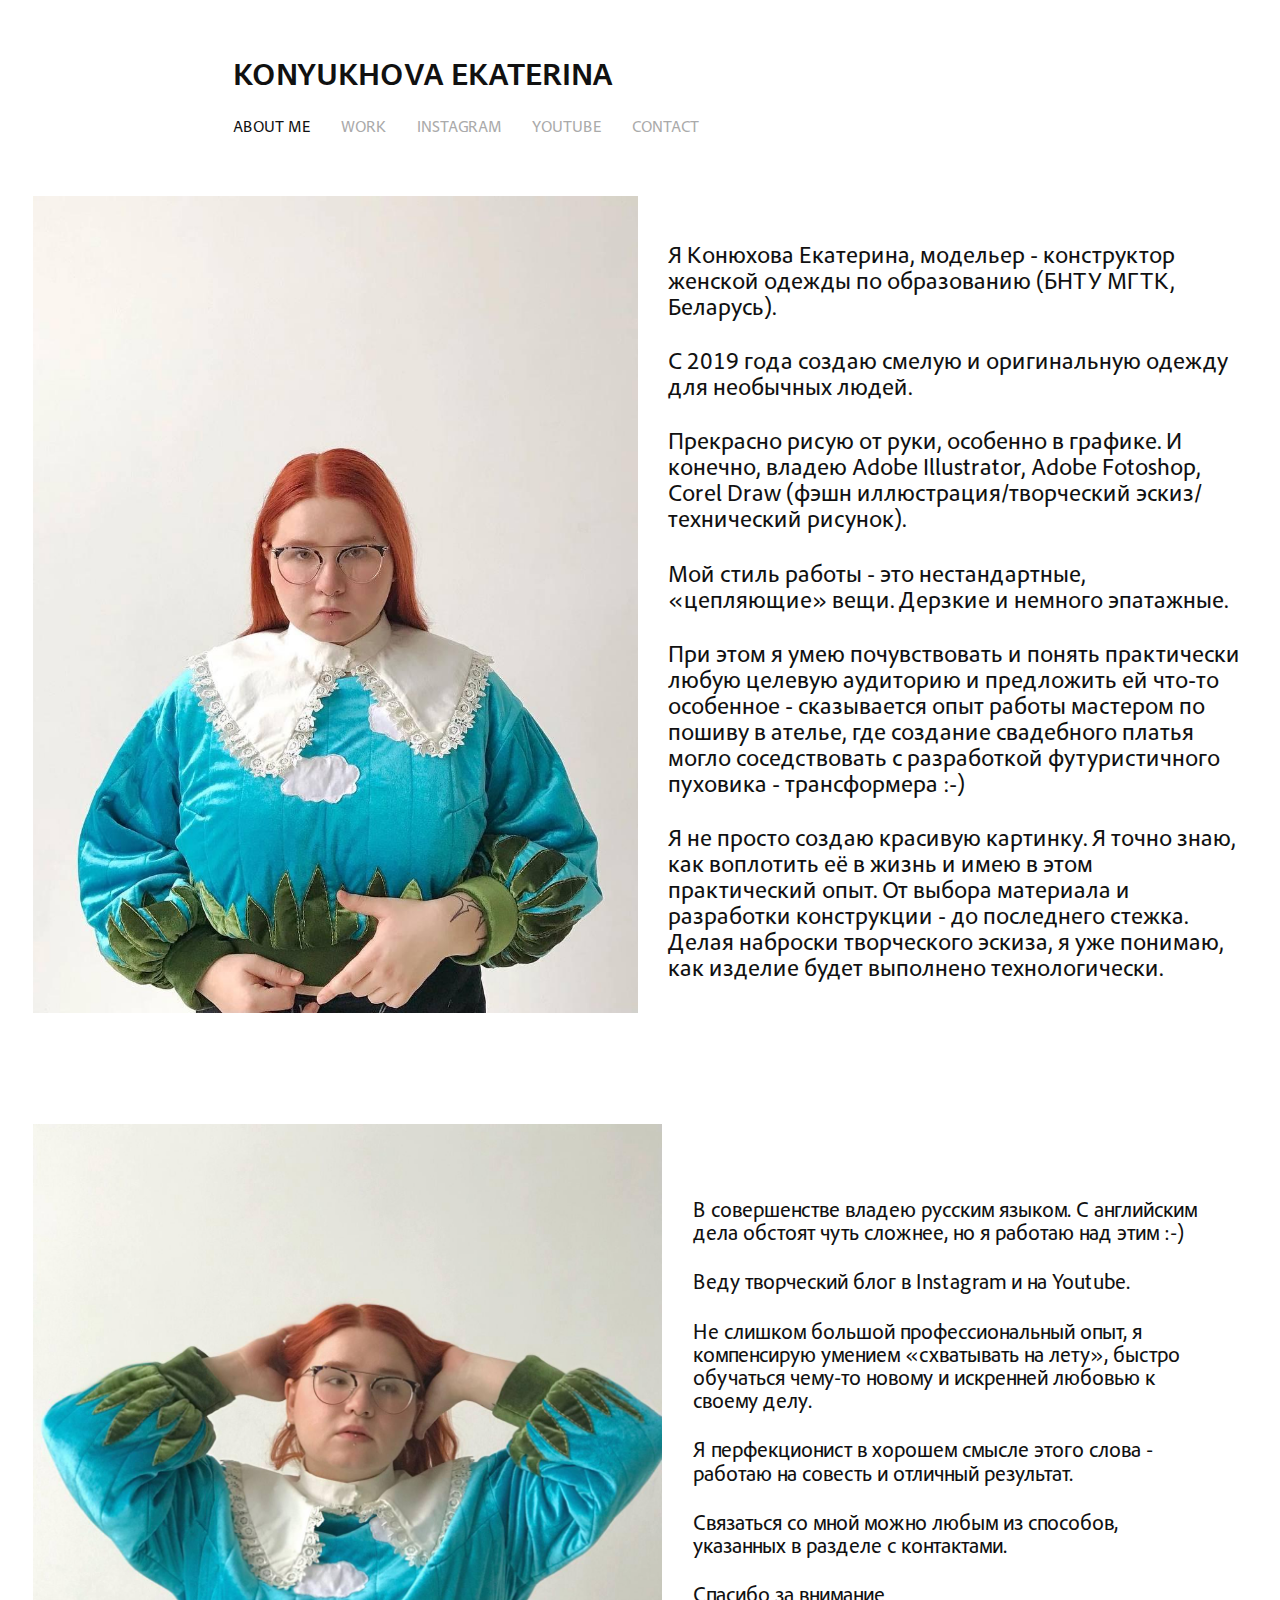
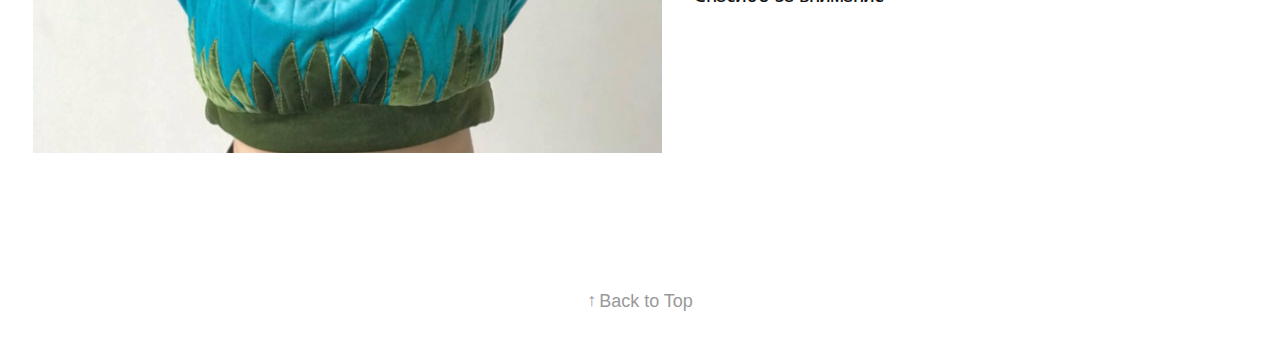
<file: index.html>
<!DOCTYPE html>
<html lang="en">
<head>
  <meta charset="UTF-8">
  <meta http-equiv="X-UA-Compatible" content="IE=edge">
  <meta name="viewport" content="width=device-width, initial-scale=1.0">
  <title>Portfolio</title>
  <link rel="stylesheet" href="style.css">
</head>
<body>
  <header class="header">
    <div class="header__row">
      <h1>
        <a href="work.html">Konyukhova Ekaterina</a>
      </h1>
      <nav>
        <ul>
          <li>
            <a href="index.html" class="active">About me</a>
          </li>
          <li>
            <a href="work.html">Work</a>
          </li>
          <li>
            <a href="https://instagram.com/katy_shyot?r=nametag" target="_blank">Instagram</a>
          </li>
          <li>
            <a href="https://www.youtube.com/channel/UCgZG9ScU_qEbXyCfiRekSFw" target="_blank">YouTube</a>
          </li>
          <li>
            <a href="contact.html">Contact</a>
          </li>
        </ul>
        <button class="header__close" type="button">
          <span></span>
          <span></span>
        </button>
      </nav>
      <button class="header__open" type="button">
        <span></span>
        <span></span>
        <span></span>
      </button>
    </div>
  </header>
  <main>
    <div class="container">
      <div class="about">
        <div class="about__row about__row--top">
          <div class="about__img">
            <img src="img/about-2.jpg" alt="about">
          </div>
          <div class="about__text">
            <p>Я Конюхова Екатерина, модельер - конструктор женской одежды по образованию (БНТУ МГТК, Беларусь).</p>
            <p>С 2019 года создаю смелую и оригинальную одежду для необычных людей.</p>
            <p>Прекрасно рисую от руки, особенно в графике. И конечно, владею Adobe Illustrator, Adobe Fotoshop, Corel Draw (фэшн иллюстрация/творческий эскиз/технический рисунок).</p>
            <p>Мой стиль работы - это нестандартные, «цепляющие» вещи. Дерзкие и немного эпатажные.</p>
            <p>При этом я умею почувствовать и понять практически любую целевую аудиторию и предложить ей что-то особенное - сказывается опыт работы мастером по пошиву в ателье, где создание свадебного платья могло соседствовать с разработкой футуристичного пуховика - трансформера :-)</p>
            <p>Я не просто создаю красивую картинку. Я точно знаю, как воплотить её в жизнь и имею в этом практический опыт. От выбора материала и разработки конструкции - до последнего стежка. Делая наброски творческого эскиза, я уже понимаю, как изделие будет выполнено технологически.</p>
          </div>
        </div>
        <div class="about__row about__row--bottom">
          <div class="about__img">
            <img src="img/about-1.jpg" alt="about">
          </div>
          <div class="about__text">
            <p>В совершенстве владею русским языком. С  английским дела обстоят чуть сложнее, но я работаю над этим :-)</p>
            <p>Веду творческий блог в Instagram и на Youtube.</p>
            <p>Не слишком большой профессиональный опыт, я компенсирую умением «схватывать на лету», быстро обучаться чему-то новому и искренней любовью к своему делу.</p>
            <p>Я перфекционист в хорошем смысле этого слова - работаю на совесть и отличный результат.</p>
            <p>Связаться со мной можно любым из способов, указанных в разделе с контактами.</p>
            <p>Спасибо за внимание</p>
          </div>
        </div>
      </div>
    </div>
  </main>
  <button class="top-btn" type="button">
    <span>↑</span>
    Back to Top
  </button>
  <script src="script.js"></script>
</body>
</html>
</file>
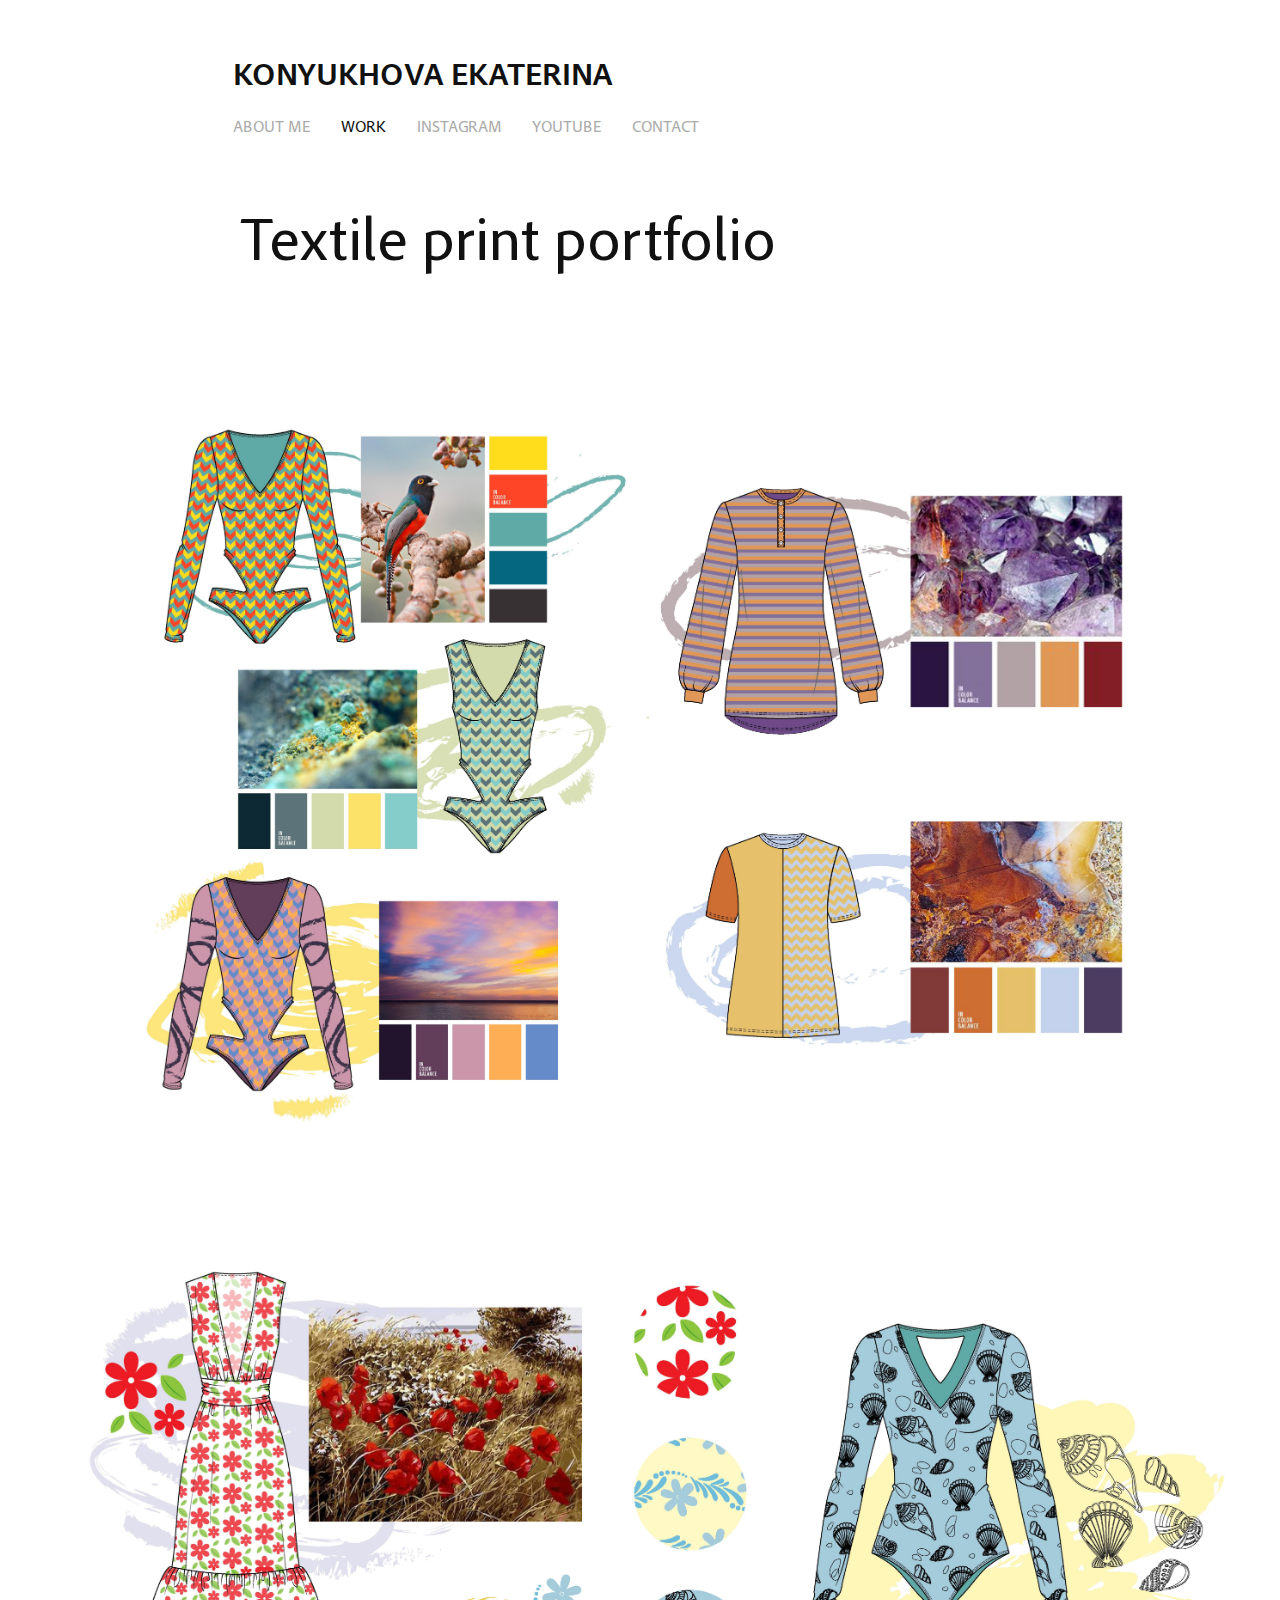
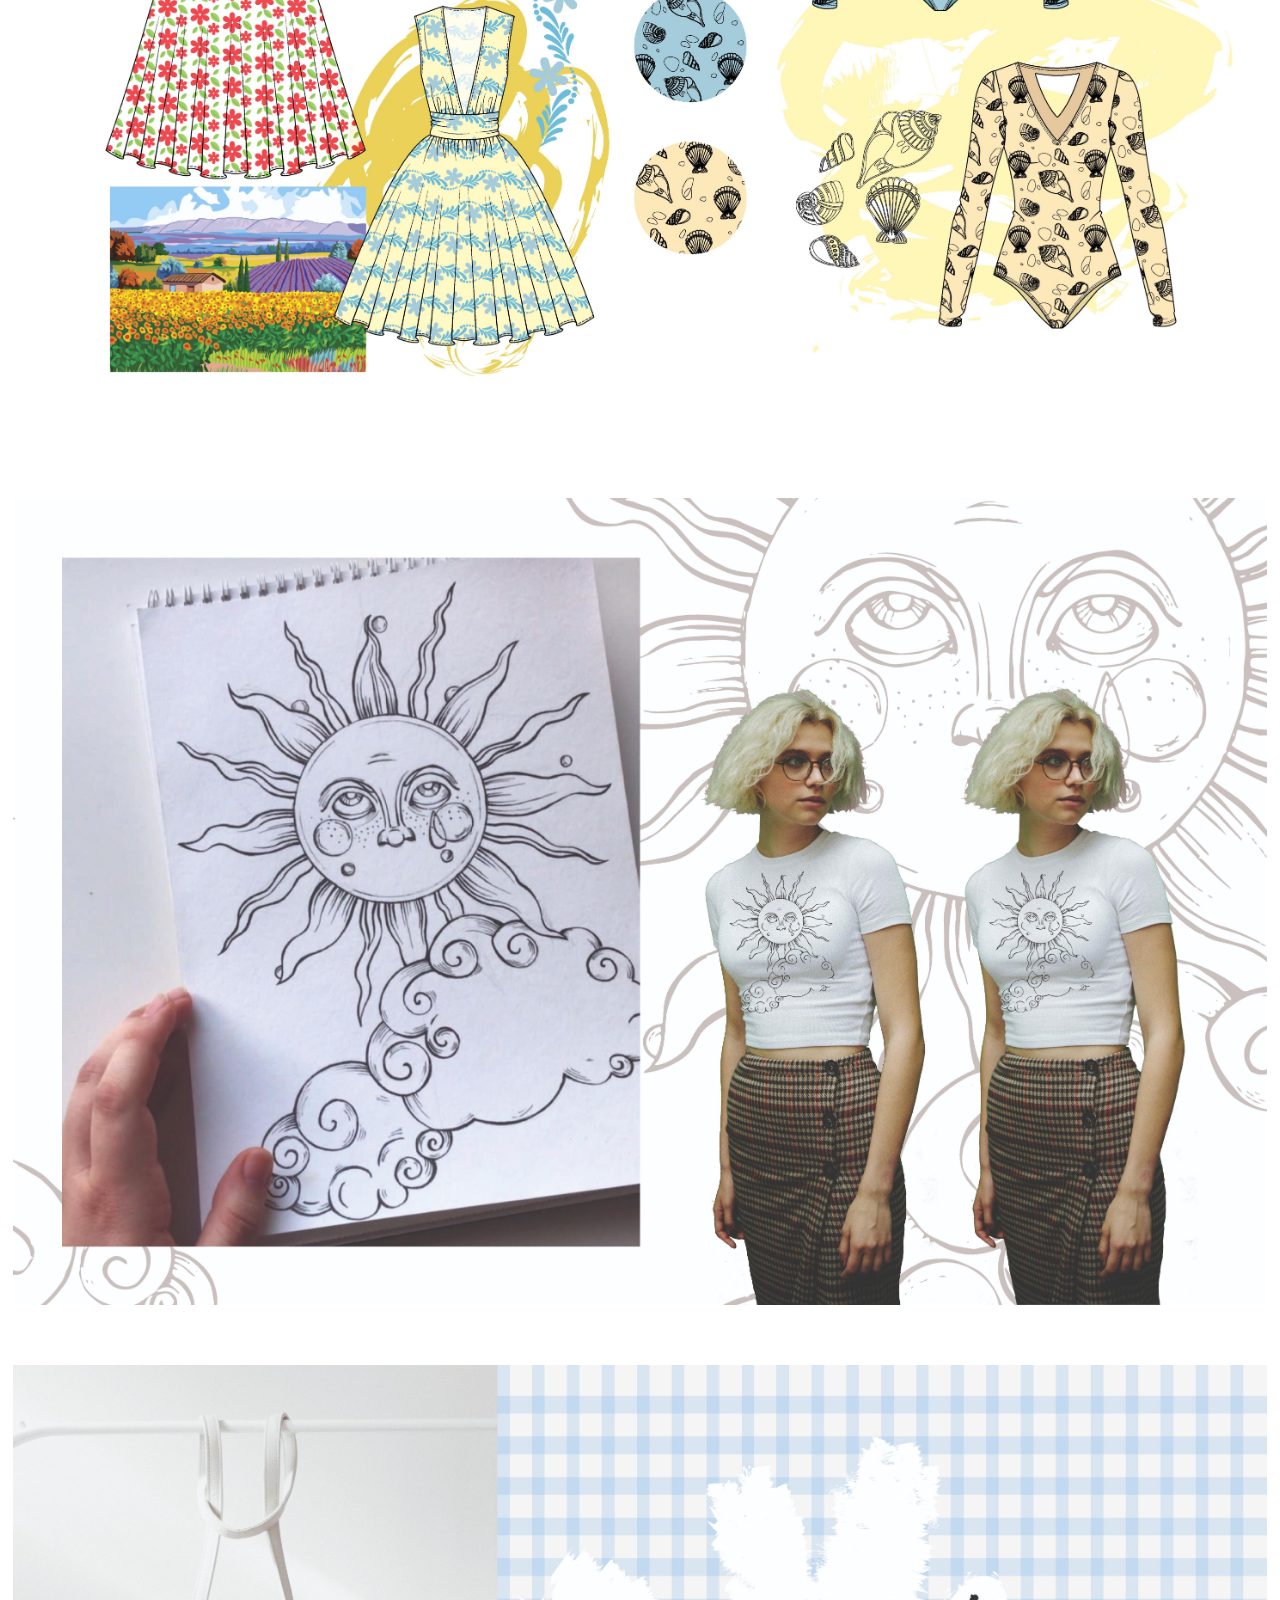
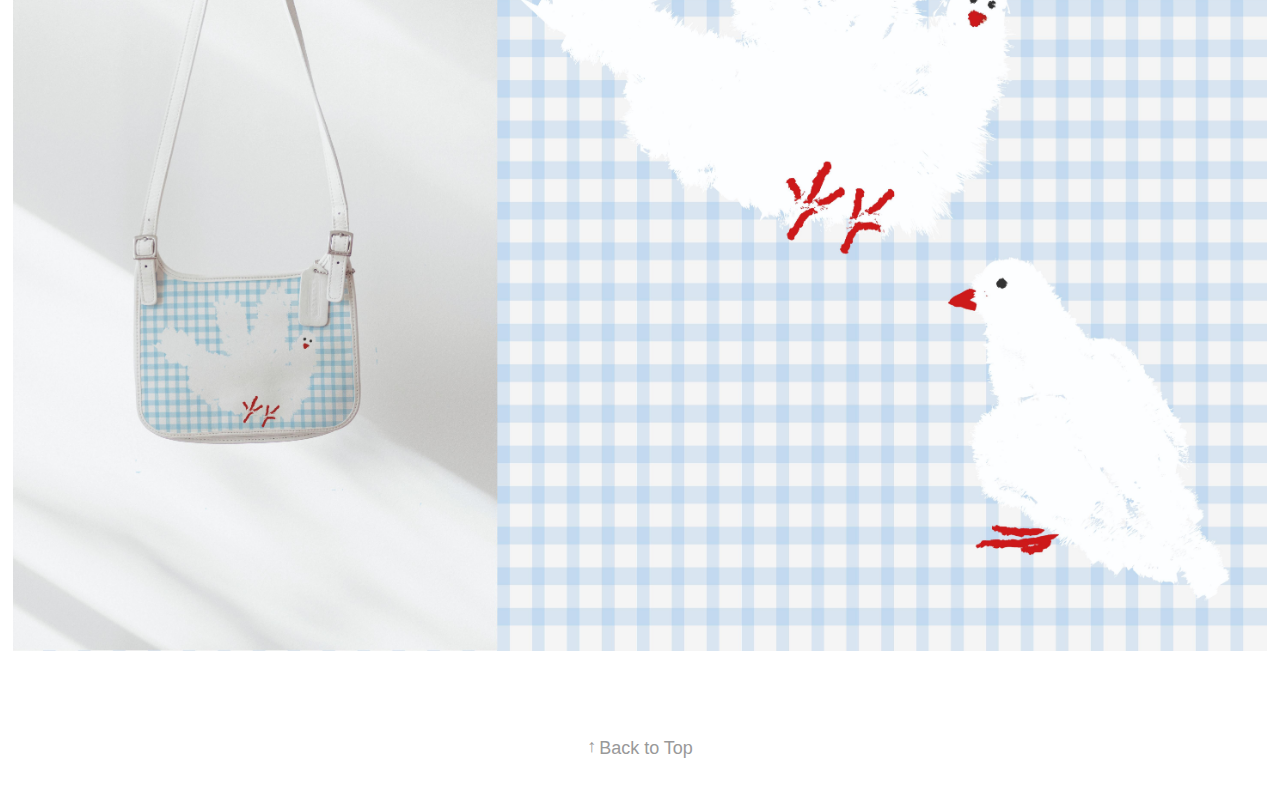
<file: project-print.html>
<!DOCTYPE html>
<html lang="en">
<head>
  <meta charset="UTF-8">
  <meta http-equiv="X-UA-Compatible" content="IE=edge">
  <meta name="viewport" content="width=device-width, initial-scale=1.0">
  <title>Portfolio</title>
  <link rel="stylesheet" href="style.css">
</head>
<body>
  <header class="header">
    <div class="container header__row">
      <h1>
        <a href="work.html">Konyukhova Ekaterina</a>
      </h1>
      <nav>
        <ul>
          <li>
            <a href="index.html">About me</a>
          </li>
          <li>
            <a href="work.html" class="active">Work</a>
          </li>
          <li>
            <a href="https://instagram.com/katy_shyot?r=nametag">Instagram</a>
          </li>
          <li>
            <a href="https://www.youtube.com/channel/UCgZG9ScU_qEbXyCfiRekSFw" target="_blank">YouTube</a>
          </li>
          <li>
            <a href="contact.html">Contact</a>
          </li>
        </ul>
        <button class="header__close" type="button">
          <span></span>
          <span></span>
        </button>
      </nav>
      <button class="header__open" type="button">
        <span></span>
        <span></span>
        <span></span>
      </button>
    </div>
  </header>
  <main>
    <div class="container">
      <div class="project project--print">
        <h2 class="project__caption">Textile print portfolio</h2>
        <img src="img/принты геометрия-01.jpg" alt="project-img">
        <img src="img/узоры-01.jpg" alt="project-img">
        <img src="img/принт солнце_Монтажная область 1.jpg" alt="project-img">
        <img src="img/принт с голубями исходник_Монтажная область 1.jpg" alt="project-img">
      </div>
    </div>
  </main>
  <button class="top-btn" type="button">
    <span>↑</span>
    Back to Top
  </button>
  <script src="script.js"></script>
</body>
</html>
</file>
<file: style.css>
@font-face {
  font-family: "AdobeClean";
  src: url("font/AdobeClean-Light.woff2") format("woff2"), url("font/AdobeClean-Light.woff") format("woff");
  font-weight: 300;
  font-style: normal;
  font-display: swap;
}

@font-face {
  font-family: "AdobeClean";
  src: url("font/AdobeClean-Regular.woff2") format("woff2"), url("font/AdobeClean-Regular.woff") format("woff");
  font-weight: 400;
  font-style: normal;
  font-display: swap;
}

@font-face {
  font-family: "AdobeClean";
  src: url("font/AdobeClean-Bold.woff2") format("woff2"), url("font/AdobeClean-Bold.woff") format("woff");
  font-weight: 700;
  font-style: normal;
  font-display: swap;
}

*,
*::before,
*::after {
  -webkit-box-sizing: inherit;
          box-sizing: inherit;
}

html {
  height: 100%;
  -webkit-box-sizing: border-box;
          box-sizing: border-box;
  scroll-behavior: smooth;
}

body {
  position: relative;
  overflow-x: hidden;
  display: -webkit-box;
  display: -ms-flexbox;
  display: flex;
  -webkit-box-orient: vertical;
  -webkit-box-direction: normal;
      -ms-flex-direction: column;
          flex-direction: column;
  min-width: 320px;
  min-height: 100%;
  margin: 0;
  font-size: 16px;
  line-height: 1;
  font-weight: 400;
  font-family: "AdobeClean", "Arial", sans-serif;
  background-color: #fff;
  scroll-behavior: smooth;
}

a {
  text-decoration: none;
}

img {
  max-width: 100%;
  height: auto;
}

.visually-hidden {
  position: absolute;
  width: 1px;
  height: 1px;
  margin: -1px;
  border: 0;
  padding: 0;
  white-space: nowrap;
  -webkit-clip-path: inset(100%);
          clip-path: inset(100%);
  clip: rect(0 0 0 0);
  overflow: hidden;
}

.hidden {
  display: none !important;
}

ul {
  list-style: none;
  padding: 0;
  margin: 0;
}

.container {
  width: 100%;
  max-width: 1480px;
  margin: 0 auto;
  padding: 0 13px;
}

h1 {
  margin: 62px 0 26px;
}

@media screen and (max-width: 768px) {
  h1 {
    margin: 0;
  }
}

h1 a {
  padding-top: 7px;
  font-weight: 700;
  font-size: 32px;
  line-height: 1;
  text-transform: uppercase;
  color: #111111;
}

@media screen and (max-width: 576px) {
  h1 a {
    font-size: 22px;
  }
}

nav {
  margin-bottom: 60px;
}

@media screen and (max-width: 768px) {
  nav {
    overflow-y: auto;
    position: fixed;
    top: 0;
    left: 0;
    z-index: 2;
    display: none;
    -webkit-box-align: center;
        -ms-flex-align: center;
            align-items: center;
    -webkit-box-pack: center;
        -ms-flex-pack: center;
            justify-content: center;
    width: 100%;
    height: 100vh;
    background-color: #fff;
  }
  nav.active {
    display: -webkit-box;
    display: -ms-flexbox;
    display: flex;
  }
}

nav ul {
  display: -webkit-box;
  display: -ms-flexbox;
  display: flex;
  -webkit-box-align: center;
      -ms-flex-align: center;
          align-items: center;
}

@media screen and (max-width: 768px) {
  nav ul {
    display: block;
  }
}

nav li {
  margin-right: 30px;
}

@media screen and (max-width: 768px) {
  nav li {
    margin-right: 0;
    margin-bottom: 15px;
  }
}

nav a {
  font-size: 16px;
  line-height: 1;
  font-weight: 400;
  text-transform: uppercase;
  color: #aaaaaa;
}

nav a.active {
  color: #111111;
}

nav a:hover {
  color: #111111;
}

@media screen and (max-width: 768px) {
  nav a {
    display: block;
    text-align: center;
  }
}

.header__row {
  max-width: 840px;
  margin: 0 auto;
  padding: 0 13px;
}

@media screen and (max-width: 768px) {
  .header__row {
    display: -webkit-box;
    display: -ms-flexbox;
    display: flex;
    -webkit-box-align: center;
        -ms-flex-align: center;
            align-items: center;
    -webkit-box-pack: justify;
        -ms-flex-pack: justify;
            justify-content: space-between;
    padding: 20px 13px;
  }
}

.header__open,
.header__close {
  -webkit-appearance: none;
     -moz-appearance: none;
          appearance: none;
  padding: 0;
  background: none;
  border: none;
  outline: none;
  display: none;
}

@media screen and (max-width: 768px) {
  .header__open,
  .header__close {
    display: block;
  }
}

.header__close {
  position: absolute;
  top: 15px;
  right: 15px;
  width: 30px;
  height: 30px;
}

.header__close span {
  position: absolute;
  top: 50%;
  left: 50%;
  display: block;
  height: 2px;
  width: 20px;
  background-color: #000;
  -webkit-transform-origin: 0 0;
          transform-origin: 0 0;
}

.header__close span:first-child {
  -webkit-transform: rotate(45deg) translate(-50%, -50%);
          transform: rotate(45deg) translate(-50%, -50%);
}

.header__close span:last-child {
  -webkit-transform: rotate(-45deg) translate(-50%, -50%);
          transform: rotate(-45deg) translate(-50%, -50%);
}

.header__open span {
  display: block;
  height: 2px;
  width: 20px;
  margin-bottom: 2px;
  background-color: #000;
}

.header__open span:last-child {
  margin-bottom: 0;
}

.about img {
  display: block;
}

.about__row {
  display: -webkit-box;
  display: -ms-flexbox;
  display: flex;
  margin-bottom: 123px;
  padding-left: 20px;
}

@media screen and (max-width: 1440px) {
  .about__row {
    margin-bottom: 8.7vw;
  }
}

@media screen and (max-width: 576px) {
  .about__row {
    display: block;
    padding-right: 20px;
  }
}

.about__row--bottom .about__img {
  -ms-flex-preferred-size: 51%;
      flex-basis: 51%;
}

@media screen and (max-width: 768px) {
  .about__row--bottom {
    -ms-flex-preferred-size: 50%;
        flex-basis: 50%;
  }
}

.about__row--bottom .about__text {
  -ms-flex-preferred-size: 49%;
      flex-basis: 49%;
  padding-top: 80px;
  padding-right: 50px;
}

@media screen and (max-width: 1440px) {
  .about__row--bottom .about__text {
    padding-top: 6vw;
    padding-right: 4vw;
  }
}

@media screen and (max-width: 768px) {
  .about__row--bottom .about__text {
    -ms-flex-preferred-size: 50%;
        flex-basis: 50%;
  }
}

@media screen and (max-width: 576px) {
  .about__row--bottom .about__text {
    padding-right: 0;
  }
}

.about__row--bottom .about__text p {
  margin-bottom: 26px;
  font-size: 23.4px;
}

@media screen and (max-width: 1440px) {
  .about__row--bottom .about__text p {
    margin-bottom: 26px;
    font-size: 1.65vw;
  }
}

@media screen and (max-width: 768px) {
  .about__row--bottom .about__text p {
    margin-bottom: 26px;
    font-size: 16px;
  }
}

.about__img {
  -webkit-box-flex: 0;
      -ms-flex: 0 0 49%;
          flex: 0 0 49%;
}

@media screen and (max-width: 768px) {
  .about__img {
    -ms-flex-preferred-size: 50%;
        flex-basis: 50%;
  }
}

.about__img img {
  width: 100%;
  height: 100%;
  -o-object-fit: cover;
     object-fit: cover;
}

.about__text {
  -webkit-box-flex: 0;
      -ms-flex: 0 0 51%;
          flex: 0 0 51%;
  padding: 54px 12px 0 34px;
}

@media screen and (max-width: 1440px) {
  .about__text {
    padding: 3.8vw 2vw 0 2.4vw;
  }
}

@media screen and (max-width: 768px) {
  .about__text {
    -ms-flex-preferred-size: 50%;
        flex-basis: 50%;
  }
}

.about__text p {
  margin: 0;
  margin-bottom: 43px;
  font-size: 26px;
  line-height: 1.1;
  color: #111111;
}

@media screen and (max-width: 1440px) {
  .about__text p {
    margin-bottom: 2.2vw;
    font-size: 1.85vw;
  }
}

@media screen and (max-width: 768px) {
  .about__text p {
    margin-bottom: 26px;
    font-size: 16px;
  }
}

.contact ul {
  margin-left: auto;
  margin-right: auto;
  padding-bottom: 60px;
  padding-top: 60px;
  max-width: 800px;
  width: 100%;
}

@media screen and (max-width: 576px) {
  .contact ul {
    padding: 25px 0;
  }
}

.contact li {
  margin-bottom: 25px;
  color: #777777;
  font-size: 22px;
  font-weight: 300;
  line-height: 1;
}

@media screen and (max-width: 576px) {
  .contact li {
    margin-bottom: 14px;
    font-size: 15px;
  }
}

.contact a {
  color: #777777;
}

.contact a:hover {
  cursor: pointer;
}

.work img {
  width: 100%;
  display: block;
}

.work a {
  position: relative;
  display: block;
  margin-bottom: 1%;
}

.work a::before {
  content: "";
  display: none;
  width: 100%;
  height: 100%;
  position: absolute;
  top: 0;
  left: 0;
  z-index: 0;
  background-color: #000;
  opacity: 0.6;
}

.work a:focus span, .work a:hover span {
  display: block;
}

@media screen and (max-width: 768px) {
  .work a:focus span, .work a:hover span {
    display: none;
  }
}

.work a:focus::before, .work a:hover::before {
  display: block;
}

@media screen and (max-width: 768px) {
  .work a:focus::before, .work a:hover::before {
    display: none;
  }
}

.work span {
  position: absolute;
  z-index: 1;
  top: 50%;
  left: 50%;
  -webkit-transform: translate(-50%, -50%);
          transform: translate(-50%, -50%);
  width: 800px;
  max-width: 100%;
  color: #ffffff;
  font-size: 70px;
  font-weight: 400;
  line-height: 1.05;
  display: none;
}

.work small {
  display: block;
  margin-bottom: 5px;
  font-size: 18px;
}

.project img {
  display: block;
  margin-bottom: 10px;
  width: 100%;
}

.project__caption {
  max-width: 100%;
  width: 800px;
  margin: 20px auto 90px;
  font-size: 60px;
  line-height: 1;
  font-weight: 400;
  color: #111111;
}

@media screen and (max-width: 900px) {
  .project__caption {
    margin-bottom: 60px;
  }
}

@media screen and (max-width: 768px) {
  .project__caption {
    font-size: 36px;
    margin-bottom: 60px;
    margin-top: 10px;
  }
}

.top-btn {
  -webkit-appearance: none;
     -moz-appearance: none;
          appearance: none;
  margin: 25px auto;
  padding: 0;
  background: none;
  border: none;
  outline: none;
  cursor: pointer;
  display: -webkit-box;
  display: -ms-flexbox;
  display: flex;
  -webkit-box-align: center;
      -ms-flex-align: center;
          align-items: center;
  -webkit-box-pack: center;
      -ms-flex-pack: center;
          justify-content: center;
  font-size: 18px;
  font-weight: 300;
  color: #999999;
}

.top-btn:focus, .top-btn:hover {
  color: #666666;
}

.top-btn span {
  margin-right: 3px;
  margin-bottom: 3px;
}

.project--print img {
  margin-bottom: 60px;
}
/*# sourceMappingURL=style.css.map */
</file>
